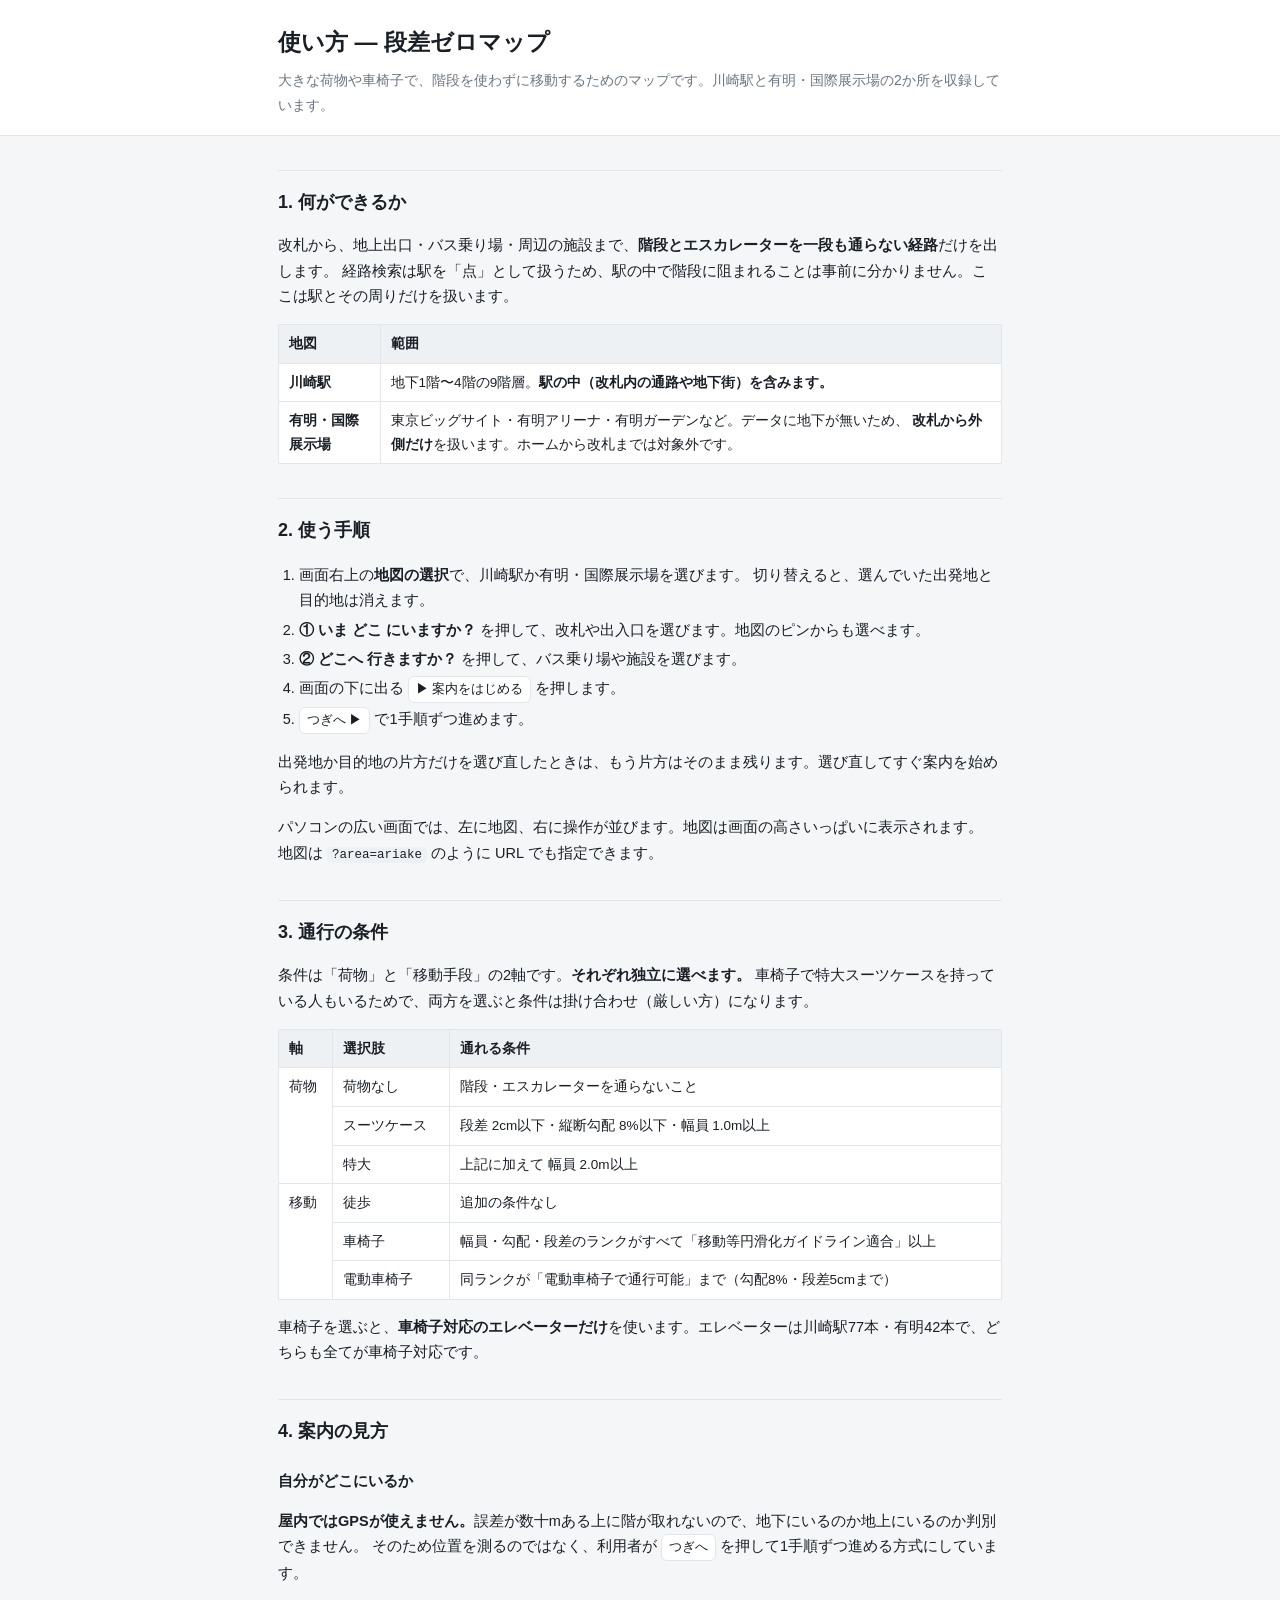
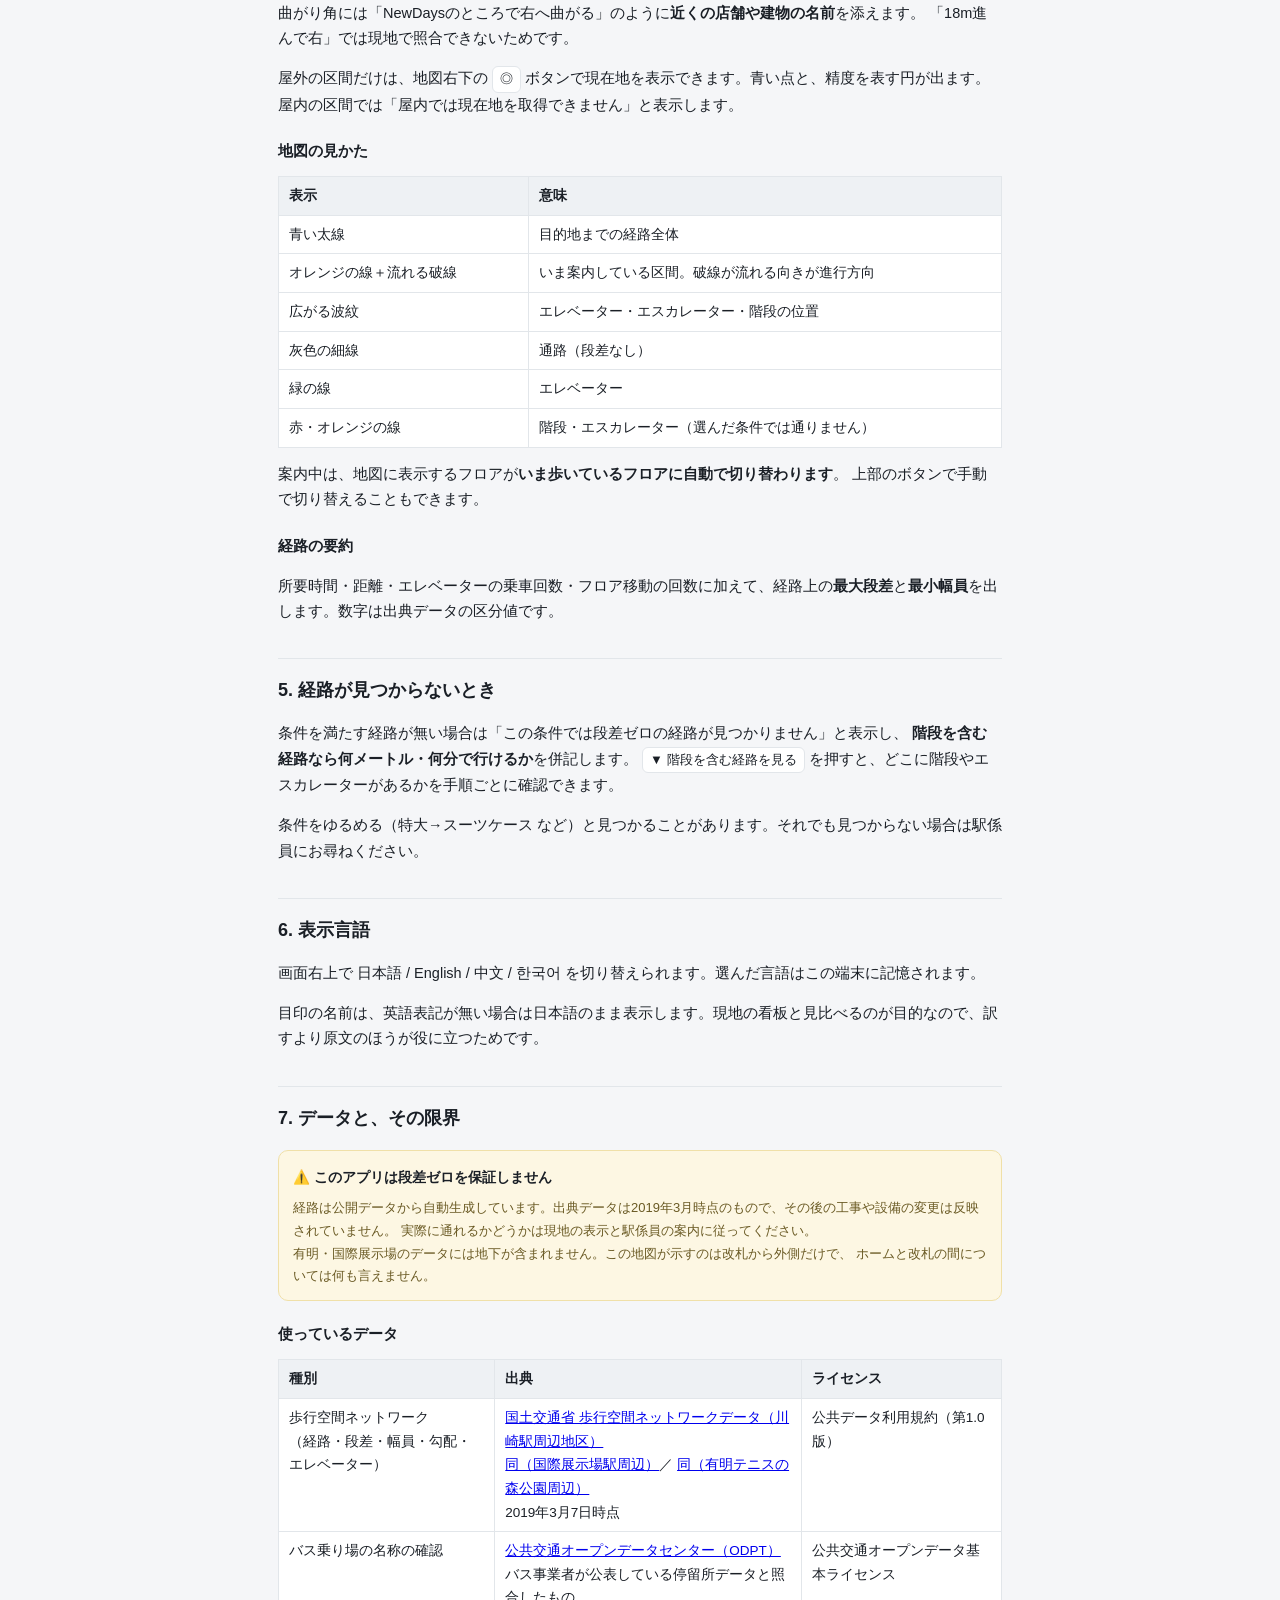
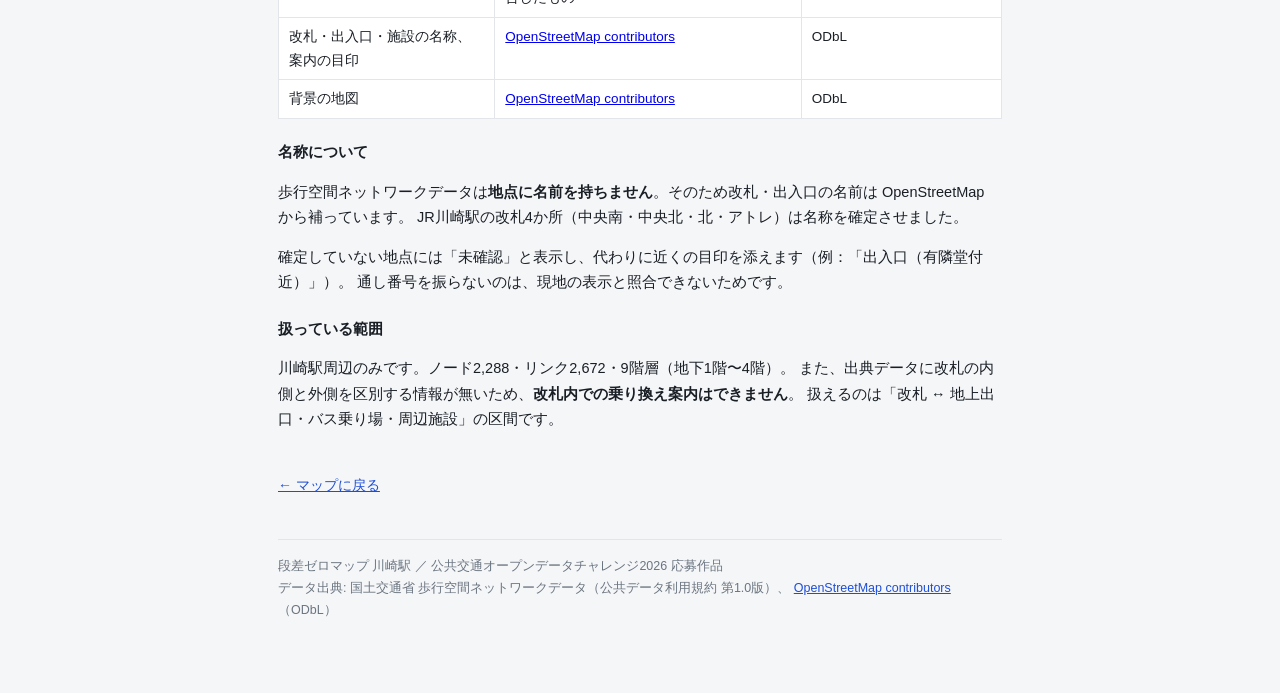
<file: manual.html>
<!doctype html>
<html lang="ja">
<head>
<meta charset="utf-8">
<meta name="viewport" content="width=device-width, initial-scale=1">
<title>使い方 — 段差ゼロマップ</title>
<meta name="description" content="段差ゼロマップ 川崎駅の使い方。通行条件の選び方、案内の見方、データの出典と限界。">
<style>
:root{--ink:#1a1f26;--mute:#6b7580;--line:#e2e6ea;--accent:#1d4ed8;--ev:#0a8f5b;--bad:#d0402c;--bg:#f5f6f8}
*{box-sizing:border-box}
body{
  margin:0;background:var(--bg);color:var(--ink);
  font:16px/1.75 -apple-system,BlinkMacSystemFont,"Hiragino Sans","Noto Sans JP","Segoe UI",Roboto,sans-serif;
}
.wrap{max-width:760px;margin:0 auto;padding:0 18px 72px}
header{background:#fff;border-bottom:1px solid var(--line);padding:22px 0 18px;margin-bottom:26px}
header .wrap{padding-bottom:0}
h1{font-size:23px;margin:0}
header p{margin:6px 0 0;color:var(--mute);font-size:14px}
h2{font-size:18px;margin:34px 0 10px;padding-top:16px;border-top:1px solid var(--line)}
h3{font-size:15px;margin:20px 0 6px}
p,li{font-size:14.5px}
ul,ol{padding-left:1.3em}
li{margin:4px 0}
table{border-collapse:collapse;width:100%;margin:12px 0;background:#fff;font-size:13.5px}
th,td{border:1px solid var(--line);padding:7px 10px;text-align:left;vertical-align:top}
th{background:#eef1f4;font-weight:600}
code{background:#eef1f4;border-radius:4px;padding:1px 5px;font-size:12.5px}
.note{background:#fdf7e3;border:1px solid #f0e0a8;border-radius:10px;padding:12px 14px;margin:16px 0}
.note b{font-size:13.5px}
.note p{margin:6px 0 0;font-size:13px;color:#6a5a24}
.back{display:inline-block;margin:26px 0 0;color:var(--accent);font-size:14px}
footer{margin-top:40px;padding-top:16px;border-top:1px solid var(--line);color:var(--mute);font-size:12.5px}
footer a{color:var(--accent)}
.k{display:inline-block;background:#fff;border:1px solid var(--line);border-radius:6px;padding:1px 7px;font-size:13px}
</style>
</head>
<body>

<header><div class="wrap">
  <h1>使い方 — 段差ゼロマップ</h1>
  <p>大きな荷物や車椅子で、階段を使わずに移動するためのマップです。川崎駅と有明・国際展示場の2か所を収録しています。</p>
</div></header>

<div class="wrap">

<h2>1. 何ができるか</h2>
<p>
改札から、地上出口・バス乗り場・周辺の施設まで、<b>階段とエスカレーターを一段も通らない経路</b>だけを出します。
経路検索は駅を「点」として扱うため、駅の中で階段に阻まれることは事前に分かりません。ここは駅とその周りだけを扱います。
</p>
<table>
  <tr><th>地図</th><th>範囲</th></tr>
  <tr>
    <td><b>川崎駅</b></td>
    <td>地下1階〜4階の9階層。<b>駅の中（改札内の通路や地下街）を含みます。</b></td>
  </tr>
  <tr>
    <td><b>有明・国際展示場</b></td>
    <td>東京ビッグサイト・有明アリーナ・有明ガーデンなど。データに地下が無いため、
        <b>改札から外側だけ</b>を扱います。ホームから改札までは対象外です。</td>
  </tr>
</table>

<h2>2. 使う手順</h2>
<ol>
  <li>画面右上の<b>地図の選択</b>で、川崎駅か有明・国際展示場を選びます。
      切り替えると、選んでいた出発地と目的地は消えます。</li>
  <li><b>① いま どこ にいますか？</b> を押して、改札や出入口を選びます。地図のピンからも選べます。</li>
  <li><b>② どこへ 行きますか？</b> を押して、バス乗り場や施設を選びます。</li>
  <li>画面の下に出る <span class="k">▶ 案内をはじめる</span> を押します。</li>
  <li><span class="k">つぎへ ▶</span> で1手順ずつ進めます。</li>
</ol>
<p>
出発地か目的地の片方だけを選び直したときは、もう片方はそのまま残ります。選び直してすぐ案内を始められます。
</p>
<p>
パソコンの広い画面では、左に地図、右に操作が並びます。地図は画面の高さいっぱいに表示されます。
地図は <code>?area=ariake</code> のように URL でも指定できます。
</p>

<h2>3. 通行の条件</h2>
<p>
条件は「荷物」と「移動手段」の2軸です。<b>それぞれ独立に選べます。</b>
車椅子で特大スーツケースを持っている人もいるためで、両方を選ぶと条件は掛け合わせ（厳しい方）になります。
</p>
<table>
  <tr><th>軸</th><th>選択肢</th><th>通れる条件</th></tr>
  <tr><td rowspan="3">荷物</td><td>荷物なし</td><td>階段・エスカレーターを通らないこと</td></tr>
  <tr><td>スーツケース</td><td>段差 2cm以下・縦断勾配 8%以下・幅員 1.0m以上</td></tr>
  <tr><td>特大</td><td>上記に加えて 幅員 2.0m以上</td></tr>
  <tr><td rowspan="3">移動</td><td>徒歩</td><td>追加の条件なし</td></tr>
  <tr><td>車椅子</td><td>幅員・勾配・段差のランクがすべて「移動等円滑化ガイドライン適合」以上</td></tr>
  <tr><td>電動車椅子</td><td>同ランクが「電動車椅子で通行可能」まで（勾配8%・段差5cmまで）</td></tr>
</table>
<p>
車椅子を選ぶと、<b>車椅子対応のエレベーターだけ</b>を使います。エレベーターは川崎駅77本・有明42本で、どちらも全てが車椅子対応です。
</p>

<h2>4. 案内の見方</h2>

<h3>自分がどこにいるか</h3>
<p>
<b>屋内ではGPSが使えません。</b>誤差が数十mある上に階が取れないので、地下にいるのか地上にいるのか判別できません。
そのため位置を測るのではなく、利用者が <span class="k">つぎへ</span> を押して1手順ずつ進める方式にしています。
</p>
<p>
曲がり角には「NewDaysのところで右へ曲がる」のように<b>近くの店舗や建物の名前</b>を添えます。
「18m進んで右」では現地で照合できないためです。
</p>
<p>
屋外の区間だけは、地図右下の <span class="k">◎</span> ボタンで現在地を表示できます。青い点と、精度を表す円が出ます。
屋内の区間では「屋内では現在地を取得できません」と表示します。
</p>

<h3>地図の見かた</h3>
<table>
  <tr><th>表示</th><th>意味</th></tr>
  <tr><td>青い太線</td><td>目的地までの経路全体</td></tr>
  <tr><td>オレンジの線＋流れる破線</td><td>いま案内している区間。破線が流れる向きが進行方向</td></tr>
  <tr><td>広がる波紋</td><td>エレベーター・エスカレーター・階段の位置</td></tr>
  <tr><td>灰色の細線</td><td>通路（段差なし）</td></tr>
  <tr><td>緑の線</td><td>エレベーター</td></tr>
  <tr><td>赤・オレンジの線</td><td>階段・エスカレーター（選んだ条件では通りません）</td></tr>
</table>
<p>
案内中は、地図に表示するフロアが<b>いま歩いているフロアに自動で切り替わります</b>。
上部のボタンで手動で切り替えることもできます。
</p>

<h3>経路の要約</h3>
<p>所要時間・距離・エレベーターの乗車回数・フロア移動の回数に加えて、経路上の<b>最大段差</b>と<b>最小幅員</b>を出します。数字は出典データの区分値です。</p>

<h2>5. 経路が見つからないとき</h2>
<p>
条件を満たす経路が無い場合は「この条件では段差ゼロの経路が見つかりません」と表示し、
<b>階段を含む経路なら何メートル・何分で行けるか</b>を併記します。
<span class="k">▼ 階段を含む経路を見る</span> を押すと、どこに階段やエスカレーターがあるかを手順ごとに確認できます。
</p>
<p>条件をゆるめる（特大→スーツケース など）と見つかることがあります。それでも見つからない場合は駅係員にお尋ねください。</p>

<h2>6. 表示言語</h2>
<p>画面右上で 日本語 / English / 中文 / 한국어 を切り替えられます。選んだ言語はこの端末に記憶されます。</p>
<p>
目印の名前は、英語表記が無い場合は日本語のまま表示します。現地の看板と見比べるのが目的なので、訳すより原文のほうが役に立つためです。
</p>

<h2>7. データと、その限界</h2>

<div class="note">
  <b>⚠️ このアプリは段差ゼロを保証しません</b>
  <p>
  経路は公開データから自動生成しています。出典データは2019年3月時点のもので、その後の工事や設備の変更は反映されていません。
  実際に通れるかどうかは現地の表示と駅係員の案内に従ってください。<br>
  有明・国際展示場のデータには地下が含まれません。この地図が示すのは改札から外側だけで、
  ホームと改札の間については何も言えません。
  </p>
</div>

<h3>使っているデータ</h3>
<table>
  <tr><th>種別</th><th>出典</th><th>ライセンス</th></tr>
  <tr>
    <td>歩行空間ネットワーク<br>（経路・段差・幅員・勾配・エレベーター）</td>
    <td><a href="https://ckan.hokonavi.go.jp/dataset/nwd_kawasaki_station">国土交通省 歩行空間ネットワークデータ（川崎駅周辺地区）</a><br>
        <a href="https://ckan.hokonavi.go.jp/dataset/nwd_kokusai-tenjijo_station">同（国際展示場駅周辺）</a>／
        <a href="https://ckan.hokonavi.go.jp/dataset/nwd_ariake_tennis">同（有明テニスの森公園周辺）</a><br>2019年3月7日時点</td>
    <td>公共データ利用規約（第1.0版）</td>
  </tr>
  <tr>
    <td>バス乗り場の名称の確認</td>
    <td><a href="https://www.odpt.org/">公共交通オープンデータセンター（ODPT）</a><br>
        バス事業者が公表している停留所データと照合したもの</td>
    <td>公共交通オープンデータ基本ライセンス</td>
  </tr>
  <tr>
    <td>改札・出入口・施設の名称、案内の目印</td>
    <td><a href="https://www.openstreetmap.org/">OpenStreetMap contributors</a></td>
    <td>ODbL</td>
  </tr>
  <tr>
    <td>背景の地図</td>
    <td><a href="https://www.openstreetmap.org/">OpenStreetMap contributors</a></td>
    <td>ODbL</td>
  </tr>
</table>

<h3>名称について</h3>
<p>
歩行空間ネットワークデータは<b>地点に名前を持ちません</b>。そのため改札・出入口の名前は OpenStreetMap から補っています。
JR川崎駅の改札4か所（中央南・中央北・北・アトレ）は名称を確定させました。
</p>
<p>
確定していない地点には「未確認」と表示し、代わりに近くの目印を添えます（例：「出入口（有隣堂付近）」）。
通し番号を振らないのは、現地の表示と照合できないためです。
</p>

<h3>扱っている範囲</h3>
<p>
川崎駅周辺のみです。ノード2,288・リンク2,672・9階層（地下1階〜4階）。
また、出典データに改札の内側と外側を区別する情報が無いため、<b>改札内での乗り換え案内はできません</b>。
扱えるのは「改札 ↔ 地上出口・バス乗り場・周辺施設」の区間です。
</p>

<a class="back" href="./">← マップに戻る</a>

<footer>
  段差ゼロマップ 川崎駅 ／ 公共交通オープンデータチャレンジ2026 応募作品<br>
  データ出典: 国土交通省 歩行空間ネットワークデータ（公共データ利用規約 第1.0版）、
  <a href="https://www.openstreetmap.org/copyright">OpenStreetMap contributors</a>（ODbL）
</footer>

</div>
</body>
</html>
</file>
